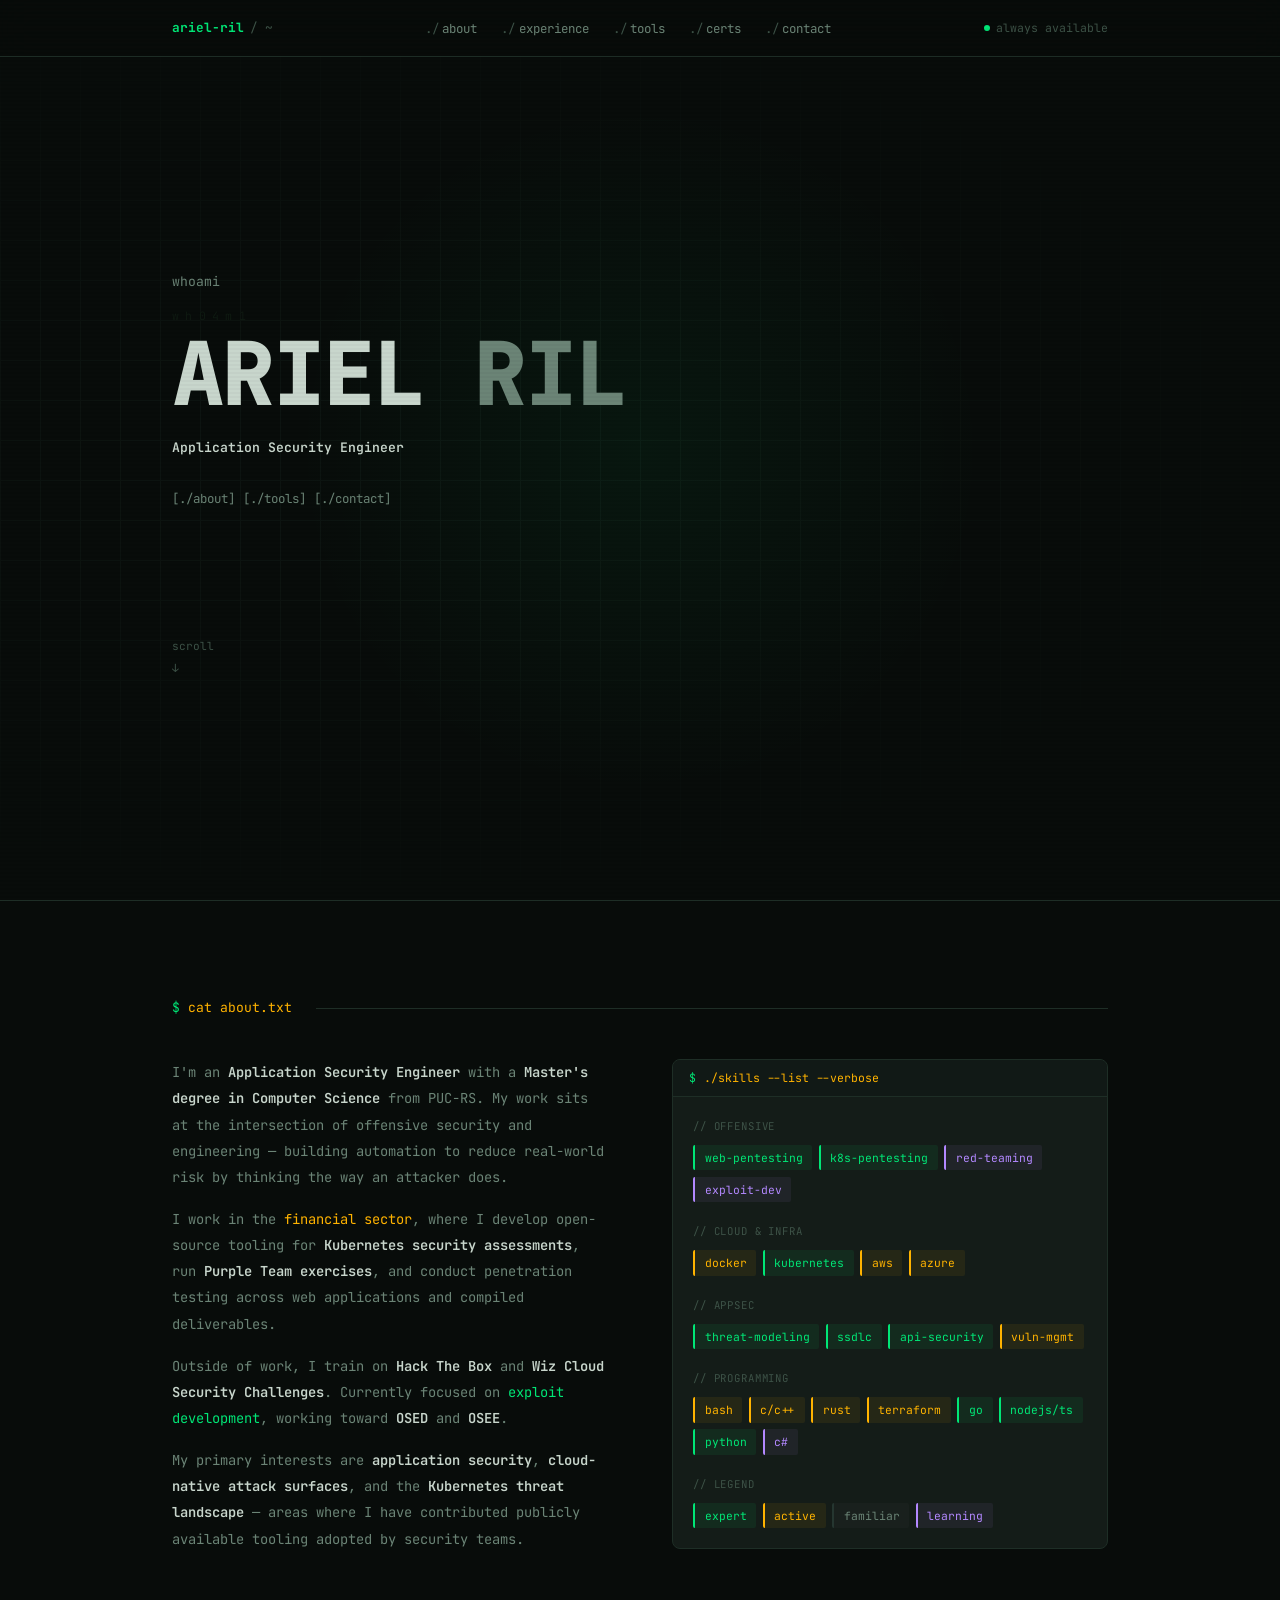
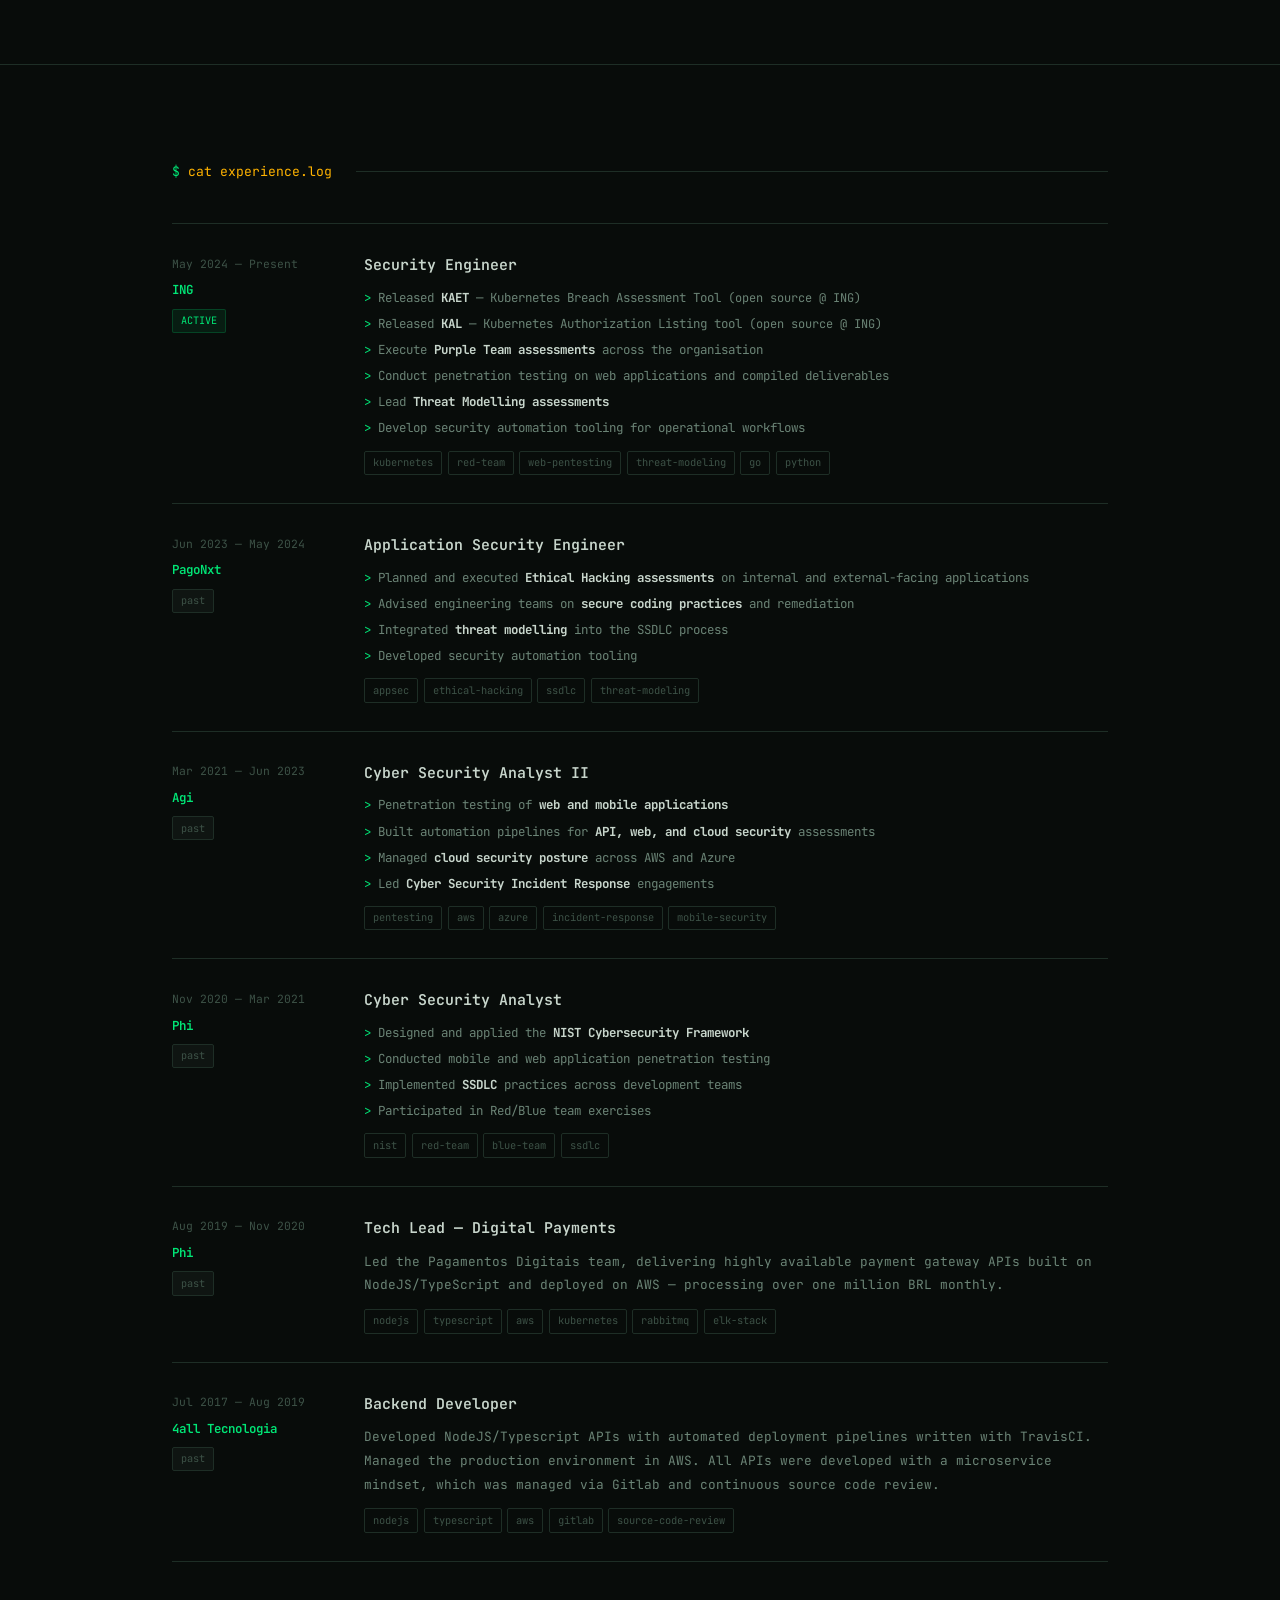
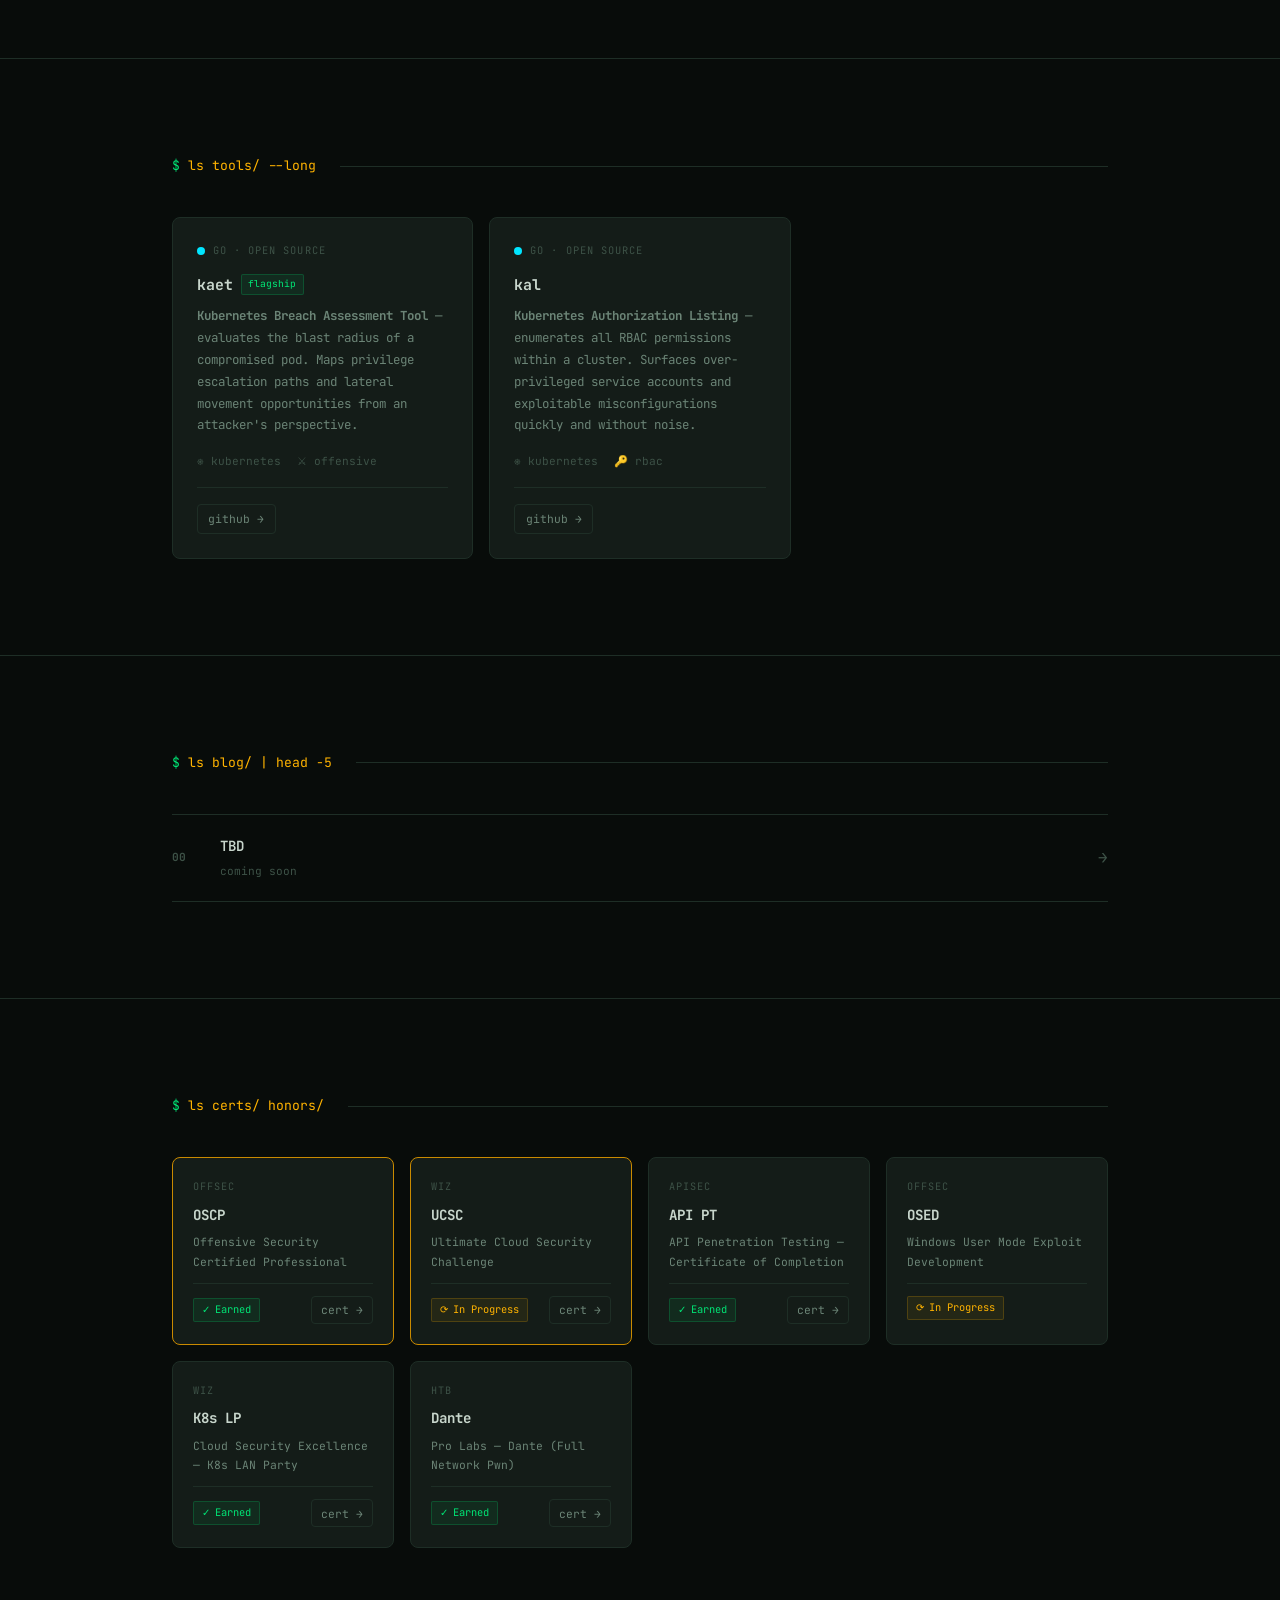
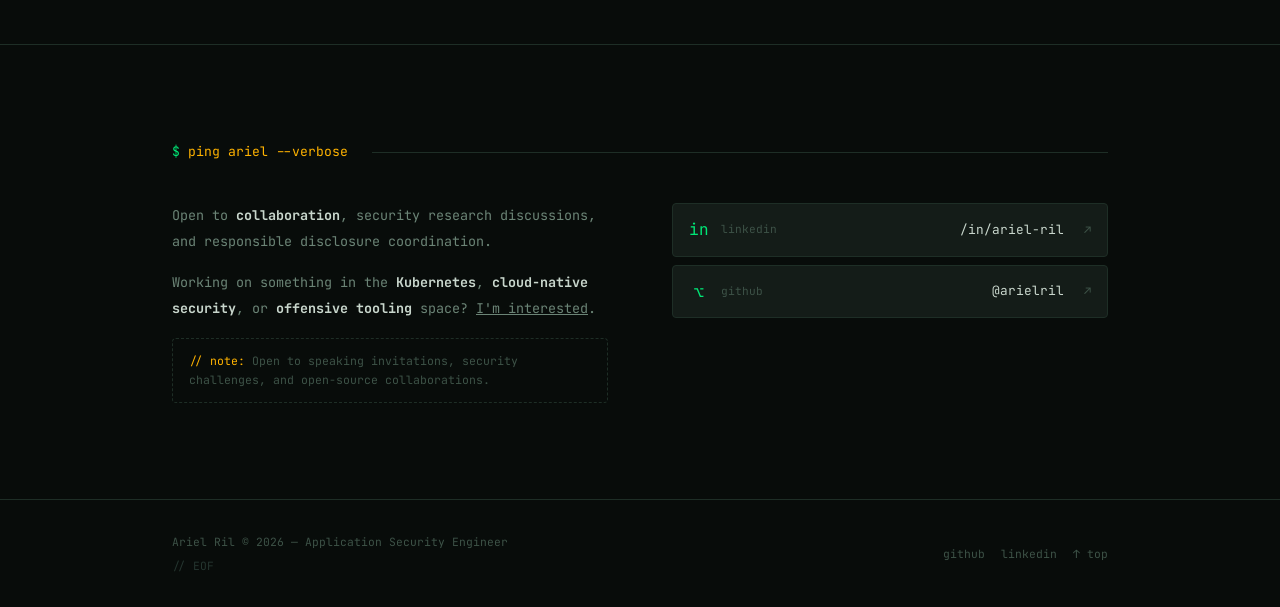
<file: docs/index.html>
<!DOCTYPE html>
<html lang="en">

<head>
  <meta charset="UTF-8" />
  <meta name="viewport" content="width=device-width, initial-scale=1.0" />
  <title>Ariel Ril — Application Security Engineer</title>
  <meta name="description"
    content="Application Security Engineer specializing in Kubernetes security, penetration testing, and offensive tooling" />
  <meta name="author" content="Ariel Ril" />
  <meta property="og:title" content="Ariel Ril — Application Security Engineer" />
  <meta property="og:description"
    content="Application Security Engineer specializing in Kubernetes security, penetration testing, and offensive tooling" />
  <meta property="og:type" content="website" />
  <link rel="stylesheet" href="css/style.css" />
  <link rel="preconnect" href="https://fonts.googleapis.com" />
  <link rel="preconnect" href="https://fonts.gstatic.com" crossorigin />
  <link href="https://fonts.googleapis.com/css2?family=JetBrains+Mono:ital,wght@0,100..800;1,100..800&display=swap"
    rel="stylesheet" />
  <link rel="icon" type="image/svg+xml" href="assets/favicon.svg" />
</head>

<body>

  <!-- Navigation -->
  <nav>
    <div class="nav-inner">
      <div class="nav-brand">
        <span class="brand-name">ariel-ril</span>
        <span class="brand-sep">/</span>
        <span style="color:var(--text-muted)">~</span>
      </div>
      <ul class="nav-links">
        <li><a href="#about"><span class="nav-prefix">./</span>about</a></li>
        <li><a href="#experience"><span class="nav-prefix">./</span>experience</a></li>
        <li><a href="#tools"><span class="nav-prefix">./</span>tools</a></li>
        <li><a href="#certs"><span class="nav-prefix">./</span>certs</a></li>
        <li><a href="#contact"><span class="nav-prefix">./</span>contact</a></li>
      </ul>
      <div class="nav-status">
        <span class="dot"></span>
        <span>always available</span>
      </div>
      <div class="nav-toggle" aria-label="Toggle menu">
        <span></span><span></span><span></span>
      </div>
    </div>
  </nav>

  <!-- Hero -->
  <section id="hero">
    <div class="hero-bg-grid"></div>
    <div class="hero-glow"></div>

    <div class="hero-content">

      <!-- Raw prompt sequence, no terminal box -->
      <div class="hero-prompt-area" id="prompt-output"></div>

      <!-- Identity block -->
      <div class="hero-identity fade-in visible">

        <div class="name-block">
          <span class="name-alias" aria-hidden="true">wh04m1</span>
          <h1 class="name-main">ARIEL<span class="name-ril"> RIL</span></h1>
        </div>

        <div class="hero-sub">
          <span class="hero-role">Application Security Engineer</span>
        </div>

        <div class="hero-links">
          <a href="#about" class="hero-link">[./about]</a>
          <a href="#tools" class="hero-link">[./tools]</a>
          <a href="#contact" class="hero-link">[./contact]</a>
        </div>

      </div>

      <div class="hero-scroll">
        <span>scroll</span>
        <span class="scroll-arrow">↓</span>
      </div>

    </div>
  </section>

  <!-- About -->
  <section id="about">
    <div class="container">
      <div class="section-cmd fade-in">
        <span class="prompt-char">$</span>
        <span class="cmd-text">cat about.txt</span>
      </div>

      <div class="about-grid">
        <div class="about-text fade-in">
          <p>
            I'm an <strong class="hl-amber">Application Security Engineer</strong> with a
            <strong>Master's degree in Computer Science</strong> from PUC-RS. My work sits at the intersection
            of offensive security and engineering — building automation to reduce real-world risk by
            thinking the way an attacker does.
          </p>
          <p>
            I work in the <span class="hl-amber">financial sector</span>, where I develop open-source tooling for
            <strong>Kubernetes security assessments</strong>, run
            <strong>Purple Team exercises</strong>, and conduct penetration testing across
            web applications and compiled deliverables.
          </p>
          <p>
            Outside of work, I train on <strong>Hack The Box</strong> and
            <strong>Wiz Cloud Security Challenges</strong>. Currently focused on
            <span class="hl-green">exploit development</span>, working toward
            <strong>OSED</strong> and <strong>OSEE</strong>.
          </p>
          <p>
            My primary interests are <strong>application security</strong>,
            <strong>cloud-native attack surfaces</strong>, and the
            <strong>Kubernetes threat landscape</strong> — areas where I have contributed
            publicly available tooling adopted by security teams.
          </p>

        </div>

        <div class="skills-panel fade-in" style="transition-delay:0.2s">
          <div class="skills-panel-header">
            <span class="sh-prompt">$</span>
            <span class="sh-cmd">./skills --list --verbose</span>
          </div>
          <div class="skills-body">
            <div class="skill-category">
              <div class="skill-cat-label">offensive</div>
              <div class="skill-tags">
                <span class="skill-tag expert">web-pentesting</span>
                <span class="skill-tag expert">k8s-pentesting</span>
                <span class="skill-tag learning">red-teaming</span>
                <span class="skill-tag learning">exploit-dev</span>
              </div>
            </div>
            <div class="skill-category">
              <div class="skill-cat-label">cloud &amp; infra</div>
              <div class="skill-tags">
                <span class="skill-tag active">docker</span>
                <span class="skill-tag expert">kubernetes</span>
                <span class="skill-tag active">aws</span>
                <span class="skill-tag active">azure</span>
              </div>
            </div>
            <div class="skill-category">
              <div class="skill-cat-label">appsec</div>
              <div class="skill-tags">
                <span class="skill-tag expert">threat-modeling</span>
                <span class="skill-tag expert">ssdlc</span>
                <span class="skill-tag expert">api-security</span>
                <span class="skill-tag active">vuln-mgmt</span>
              </div>
            </div>
            <div class="skill-category">
              <div class="skill-cat-label">programming</div>
              <div class="skill-tags">
                <span class="skill-tag active">bash</span>
                <span class="skill-tag active">c/c++</span>
                <span class="skill-tag active">rust</span>
                <span class="skill-tag active">terraform</span>
                <span class="skill-tag expert">go</span>
                <span class="skill-tag expert">nodejs/ts</span>
                <span class="skill-tag expert">python</span>
                <span class="skill-tag learning">c#</span>
              </div>
            </div>
            <div class="skill-category" style="margin-bottom:0">
              <div class="skill-cat-label">legend</div>
              <div class="skill-tags">
                <span class="skill-tag expert">expert</span>
                <span class="skill-tag active">active</span>
                <span class="skill-tag familiar">familiar</span>
                <span class="skill-tag learning">learning</span>
              </div>
            </div>
          </div>
        </div>
      </div>
    </div>
  </section>

  <!-- Experience -->
  <section id="experience">
    <div class="container">
      <div class="section-cmd fade-in">
        <span class="prompt-char">$</span>
        <span class="cmd-text">cat experience.log</span>
      </div>

      <div class="exp-list">

        <div class="exp-item fade-in">
          <div class="exp-meta">
            <div class="exp-date">May 2024 — Present</div>
            <div class="exp-company">ING</div>
            <div class="exp-badge">ACTIVE</div>
          </div>
          <div class="exp-content">
            <div class="exp-title">Security Engineer</div>
            <ul class="exp-bullets">
              <li>Released <strong>KAET</strong> — Kubernetes Breach Assessment Tool <a
                  href="https://ing-bank.github.io/kaet/" target="_blank" rel="noopener">(open source @ ING)</a></li>
              <li>Released <strong>KAL</strong> — Kubernetes Authorization Listing tool <a
                  href="https://github.com/ing-bank/kal" target="_blank" rel="noopener">(open source @ ING)</a></li>
              <li>Execute <strong>Purple Team assessments</strong> across the organisation</li>
              <li>Conduct penetration testing on web applications and compiled deliverables</li>
              <li>Lead <strong>Threat Modelling assessments</strong></li>
              <li>Develop security automation tooling for operational workflows</li>
            </ul>
            <div class="exp-tags">
              <span class="exp-tag">kubernetes</span>
              <span class="exp-tag">red-team</span>
              <span class="exp-tag">web-pentesting</span>
              <span class="exp-tag">threat-modeling</span>
              <span class="exp-tag">go</span>
              <span class="exp-tag">python</span>
            </div>
          </div>
        </div>

        <div class="exp-item fade-in">
          <div class="exp-meta">
            <div class="exp-date">Jun 2023 — May 2024</div>
            <div class="exp-company">PagoNxt</div>
            <div class="exp-badge past">past</div>
          </div>
          <div class="exp-content">
            <div class="exp-title">Application Security Engineer</div>
            <ul class="exp-bullets">
              <li>Planned and executed <strong>Ethical Hacking assessments</strong> on internal and external-facing
                applications</li>
              <li>Advised engineering teams on <strong>secure coding practices</strong> and remediation</li>
              <li>Integrated <strong>threat modelling</strong> into the SSDLC process</li>
              <li>Developed security automation tooling</li>
            </ul>
            <div class="exp-tags">
              <span class="exp-tag">appsec</span>
              <span class="exp-tag">ethical-hacking</span>
              <span class="exp-tag">ssdlc</span>
              <span class="exp-tag">threat-modeling</span>
            </div>
          </div>
        </div>

        <div class="exp-item fade-in">
          <div class="exp-meta">
            <div class="exp-date">Mar 2021 — Jun 2023</div>
            <div class="exp-company">Agi</div>
            <div class="exp-badge past">past</div>
          </div>
          <div class="exp-content">
            <div class="exp-title">Cyber Security Analyst II</div>
            <ul class="exp-bullets">
              <li>Penetration testing of <strong>web and mobile applications</strong></li>
              <li>Built automation pipelines for <strong>API, web, and cloud security</strong> assessments</li>
              <li>Managed <strong>cloud security posture</strong> across AWS and Azure</li>
              <li>Led <strong>Cyber Security Incident Response</strong> engagements</li>
            </ul>
            <div class="exp-tags">
              <span class="exp-tag">pentesting</span>
              <span class="exp-tag">aws</span>
              <span class="exp-tag">azure</span>
              <span class="exp-tag">incident-response</span>
              <span class="exp-tag">mobile-security</span>
            </div>
          </div>
        </div>

        <div class="exp-item fade-in">
          <div class="exp-meta">
            <div class="exp-date">Nov 2020 — Mar 2021</div>
            <div class="exp-company">Phi</div>
            <div class="exp-badge past">past</div>
          </div>
          <div class="exp-content">
            <div class="exp-title">Cyber Security Analyst</div>
            <ul class="exp-bullets">
              <li>Designed and applied the <strong>NIST Cybersecurity Framework</strong></li>
              <li>Conducted mobile and web application penetration testing</li>
              <li>Implemented <strong>SSDLC</strong> practices across development teams</li>
              <li>Participated in Red/Blue team exercises</li>
            </ul>
            <div class="exp-tags">
              <span class="exp-tag">nist</span>
              <span class="exp-tag">red-team</span>
              <span class="exp-tag">blue-team</span>
              <span class="exp-tag">ssdlc</span>
            </div>
          </div>
        </div>

        <div class="exp-item fade-in">
          <div class="exp-meta">
            <div class="exp-date">Aug 2019 — Nov 2020</div>
            <div class="exp-company">Phi</div>
            <div class="exp-badge past">past</div>
          </div>
          <div class="exp-content">
            <div class="exp-title">Tech Lead — Digital Payments</div>
            <div class="exp-desc">
              Led the Pagamentos Digitais team, delivering highly available payment gateway APIs
              built on NodeJS/TypeScript and deployed on AWS — processing over one million BRL monthly.
            </div>
            <div class="exp-tags">
              <span class="exp-tag">nodejs</span>
              <span class="exp-tag">typescript</span>
              <span class="exp-tag">aws</span>
              <span class="exp-tag">kubernetes</span>
              <span class="exp-tag">rabbitmq</span>
              <span class="exp-tag">elk-stack</span>
            </div>
          </div>
        </div>

        <div class="exp-item fade-in">
          <div class="exp-meta">
            <div class="exp-date">Jul 2017 — Aug 2019</div>
            <div class="exp-company">4all Tecnologia</div>
            <div class="exp-badge past">past</div>
          </div>
          <div class="exp-content">
            <div class="exp-title">Backend Developer</div>
            <div class="exp-desc">
              Developed NodeJS/Typescript APIs with automated deployment pipelines written with TravisCI. Managed the
              production environment in AWS. All APIs were developed with a microservice mindset, which was managed via
              Gitlab and continuous source code review.
            </div>
            <div class="exp-tags">
              <span class="exp-tag">nodejs</span>
              <span class="exp-tag">typescript</span>
              <span class="exp-tag">aws</span>
              <span class="exp-tag">gitlab</span>
              <span class="exp-tag">source-code-review</span>
            </div>
          </div>
        </div>

      </div>
    </div>
  </section>

  <!-- Tools -->
  <section id="tools">
    <div class="container">
      <div class="section-cmd fade-in">
        <span class="prompt-char">$</span>
        <span class="cmd-text">ls tools/ --long</span>
      </div>

      <div class="tools-grid">

        <div class="tool-card fade-in">
          <div class="tool-lang"><span class="lang-dot go"></span>Go · Open Source</div>
          <h3>kaet <span class="tool-badge">flagship</span></h3>
          <p>
            <strong>Kubernetes Breach Assessment Tool</strong> — evaluates the blast radius of
            a compromised pod. Maps privilege escalation paths and lateral movement opportunities
            from an attacker's perspective.
          </p>
          <div class="tool-stats">
            <span>⎈ kubernetes</span>
            <span>⚔ offensive</span>
          </div>
          <div class="tool-footer">
            <a href="https://github.com/ing-bank/kaet" class="tool-link" target="_blank" rel="noopener">github →</a>
            <!-- <a href="blog/posts/blog-post.html" class="tool-link">writeup →</a> -->
          </div>
        </div>

        <div class="tool-card fade-in" style="transition-delay:0.1s">
          <div class="tool-lang"><span class="lang-dot go"></span>Go · Open Source</div>
          <h3>kal</h3>
          <p>
            <strong>Kubernetes Authorization Listing</strong> — enumerates all RBAC permissions
            within a cluster. Surfaces over-privileged service accounts and exploitable
            misconfigurations quickly and without noise.
          </p>
          <div class="tool-stats">
            <span>⎈ kubernetes</span>
            <span>🔑 rbac</span>
          </div>
          <div class="tool-footer">
            <a href="https://github.com/ing-bank/kal" class="tool-link" target="_blank" rel="noopener">github →</a>
          </div>
        </div>

      </div>
    </div>
  </section>

  <!-- Blog -->
  <section id="blog">
    <div class="container">
      <div class="section-cmd fade-in">
        <span class="prompt-char">$</span>
        <span class="cmd-text">ls blog/ | head -5</span>
      </div>

      <div class="blog-grid fade-in">
        <a href="#" class="blog-item">
          <div class="bi-num">00</div>
          <div class="bi-content">
            <div class="bi-title">TBD</div>
            <div class="bi-meta">coming soon</div>
          </div>
          <div class="bi-arrow">→</div>
        </a>
      </div>

      <!-- UNCOMMENT AFTER ADDED SOME PAGES IN THE BLOG :) -->
      <!-- <div class="blog-more fade-in">
        <a href="blog/index.html" class="btn btn-secondary">$ ls blog/ --all →</a>
      </div> -->
    </div>
  </section>

  <!-- Certs -->
  <section id="certs">
    <div class="container">
      <div class="section-cmd fade-in">
        <span class="prompt-char">$</span>
        <span class="cmd-text">ls certs/ honors/</span>
      </div>

      <div class="certs-grid">

        <div class="cert-card highlight fade-in">
          <div class="cert-org">OffSec</div>
          <div class="cert-name">OSCP</div>
          <div class="cert-full">Offensive Security Certified Professional</div>
          <div class="cert-footer">
            <span class="cert-status earned">Earned</span>
            <a href="https://github.com/arielril/certifications/blob/7ebf42303c632b9a57f1259325179a390112d7c8/Offensive_Security_Certified_Professional__OSCP.pdf"
              class="cert-link" target="_blank" rel="noopener">cert →</a>
          </div>
        </div>

        <div class="cert-card highlight fade-in" style="transition-delay:0.15s">
          <div class="cert-org">Wiz</div>
          <div class="cert-name">UCSC</div>
          <div class="cert-full">Ultimate Cloud Security Challenge</div>
          <div class="cert-footer">
            <span class="cert-status in-progress">In Progress</span>
            <a href="https://github.com/arielril/certifications/blob/1e7f41670504bb2616babc0740df28cfb4aebf98/wiz-ultimate-cloud-security-challenge.png"
              class="cert-link" target="_blank" rel="noopener">cert →</a>
          </div>
        </div>

        <div class="cert-card fade-in" style="transition-delay:0.05s">
          <div class="cert-org">APIsec</div>
          <div class="cert-name">API PT</div>
          <div class="cert-full">API Penetration Testing — Certificate of Completion</div>
          <div class="cert-footer">
            <span class="cert-status earned">Earned</span>
            <a href="https://github.com/arielril/certifications/blob/7ebf42303c632b9a57f1259325179a390112d7c8/APIPenetrationTesting-CertificateofCompletion_Badge20221227-32-ktnngv.pdf"
              class="cert-link" target="_blank" rel="noopener">cert →</a>
          </div>
        </div>

        <div class="cert-card fade-in" style="transition-delay:0.1s">
          <div class="cert-org">OffSec</div>
          <div class="cert-name">OSED</div>
          <div class="cert-full">Windows User Mode Exploit Development</div>
          <div class="cert-footer">
            <span class="cert-status in-progress">In Progress</span>
          </div>
        </div>

        <div class="cert-card fade-in" style="transition-delay:0.15s">
          <div class="cert-org">Wiz</div>
          <div class="cert-name">K8s LP</div>
          <div class="cert-full">Cloud Security Excellence — K8s LAN Party</div>
          <div class="cert-footer">
            <span class="cert-status earned">Earned</span>
            <a href="https://github.com/arielril/certifications/blob/7ebf42303c632b9a57f1259325179a390112d7c8/kube-party-certificate.png"
              class="cert-link" target="_blank" rel="noopener">cert →</a>
          </div>
        </div>

        <div class="cert-card fade-in" style="transition-delay:0.2s">
          <div class="cert-org">HTB</div>
          <div class="cert-name">Dante</div>
          <div class="cert-full">Pro Labs — Dante (Full Network Pwn)</div>
          <div class="cert-footer">
            <span class="cert-status earned">Earned</span>
            <a href="https://github.com/arielril/certifications/blob/7ebf42303c632b9a57f1259325179a390112d7c8/Dante.pdf"
              class="cert-link" target="_blank" rel="noopener">cert →</a>
          </div>
        </div>

      </div>
    </div>
  </section>

  <!-- Contact -->
  <section id="contact">
    <div class="container">
      <div class="section-cmd fade-in">
        <span class="prompt-char">$</span>
        <span class="cmd-text">ping ariel --verbose</span>
      </div>

      <div class="contact-layout">
        <div class="contact-text fade-in">
          <p>
            Open to <strong>collaboration</strong>, security research discussions,
            and responsible disclosure coordination.
          </p>
          <p>
            Working on something in the <strong>Kubernetes</strong>,
            <strong>cloud-native security</strong>, or <strong>offensive tooling</strong>
            space? <u>I'm interested</u>.
          </p>
          <div class="contact-note">
            <span class="cn-label">// note:</span> Open to speaking invitations,
            security challenges, and open-source collaborations.
          </div>
        </div>

        <div class="contact-channels fade-in" style="transition-delay:0.2s">
          <a href="https://www.linkedin.com/in/ariel-ril" class="contact-channel" target="_blank" rel="noopener">
            <span class="ch-icon">in</span>
            <span class="ch-label">linkedin</span>
            <span class="ch-val">/in/ariel-ril</span>
            <span class="ch-arrow">↗</span>
          </a>
          <a href="https://github.com/arielril" class="contact-channel" target="_blank" rel="noopener">
            <span class="ch-icon">⌥</span>
            <span class="ch-label">github</span>
            <span class="ch-val">@arielril</span>
            <span class="ch-arrow">↗</span>
          </a>
        </div>
      </div>
    </div>
  </section>

  <!-- Footer -->
  <footer>
    <div class="footer-inner">
      <div class="footer-left">
        <span class="f-copy">Ariel Ril © 2026 — Application Security Engineer</span>
        <span class="f-eof">// EOF</span>
      </div>
      <div class="footer-right">
        <a href="https://github.com/arielril" target="_blank" rel="noopener">github</a>
        <a href="https://www.linkedin.com/in/ariel-ril" target="_blank" rel="noopener">linkedin</a>
        <a href="#hero">↑ top</a>
      </div>
    </div>
  </footer>

  <script src="js/main.js"></script>
</body>

</html>
</file>
<file: docs/css/style.css>
/* =============================================
   ARIEL RIL — Personal Site  v2
   Theme: Terminal / Minimal / Professional
============================================= */

@import url('https://fonts.googleapis.com/css2?family=JetBrains+Mono:ital,wght@0,100..800;1,100..800&display=swap');

/* ─── Variables ─── */
:root {
  --bg:         #080c0a;
  --bg-2:       #0d1210;
  --bg-3:       #111916;
  --surface:    #141c18;
  --border:     #1e2e26;
  --border-2:   #253630;
  --green:      #00e676;
  --green-dim:  #00b85a;
  --green-dark: #003d1a;
  --amber:      #ffb300;
  --amber-dim:  #c98a00;
  --red:        #ff3d57;
  --cyan:       #00e5ff;
  --purple:     #b388ff;
  --text:       #c8d6cc;
  --text-dim:   #6b8476;
  --text-muted: #3d5247;
  --font:       'JetBrains Mono', monospace;
  --radius:     4px;
  --radius-lg:  8px;
  --ease:       0.2s ease;
}

/* ─── Reset ─── */
*, *::before, *::after { box-sizing: border-box; margin: 0; padding: 0; }
html { scroll-behavior: smooth; font-size: 16px; }
body {
  font-family: var(--font);
  background: var(--bg);
  color: var(--text);
  line-height: 1.7;
  min-height: 100vh;
  overflow-x: hidden;
}

/* ─── Scrollbar ─── */
::-webkit-scrollbar { width: 4px; }
::-webkit-scrollbar-track { background: var(--bg); }
::-webkit-scrollbar-thumb { background: var(--border-2); border-radius: 2px; }
::-webkit-scrollbar-thumb:hover { background: var(--green-dim); }

/* ─── Selection ─── */
::selection { background: var(--green-dark); color: var(--green); }

/* ─── Base typography ─── */
a { color: var(--green); text-decoration: none; transition: color var(--ease); }
a:hover { color: var(--amber); }
h1, h2, h3, h4 { font-weight: 700; }

/* ─── Scanlines ─── */
body::before {
  content: '';
  position: fixed;
  inset: 0;
  background: repeating-linear-gradient(0deg, transparent, transparent 2px, rgba(0,0,0,0.025) 2px, rgba(0,0,0,0.025) 4px);
  pointer-events: none;
  z-index: 9000;
}

/* ─── Section header command line ─── */
.section-cmd {
  font-size: 0.82rem;
  color: var(--text-dim);
  margin-bottom: 2.5rem;
  display: flex;
  align-items: center;
  gap: 0.5rem;
}
.section-cmd .prompt-char { color: var(--green); }
.section-cmd .cmd-text { color: var(--amber); }
.section-cmd::after {
  content: '';
  flex: 1;
  height: 1px;
  background: var(--border);
  margin-left: 1rem;
}

/* ─── Layout ─── */
.container { max-width: 1000px; margin: 0 auto; padding: 0 2rem; }
section { padding: 6rem 0; }

/* ─── Navigation ─── */
nav {
  position: fixed;
  top: 0; left: 0; right: 0;
  z-index: 1000;
  background: rgba(8,12,10,0.88);
  backdrop-filter: blur(16px);
  border-bottom: 1px solid var(--border);
  padding: 0.75rem 0;
}
.nav-inner {
  max-width: 1000px;
  margin: 0 auto;
  padding: 0 2rem;
  display: flex;
  align-items: center;
  justify-content: space-between;
}
.nav-brand { font-size: 0.8rem; color: var(--text-dim); display: flex; align-items: center; gap: 0.4rem; }
.nav-brand .brand-name { color: var(--green); font-weight: 700; }
.nav-brand .brand-sep { color: var(--text-muted); }

.nav-links { display: flex; list-style: none; gap: 0; font-size: 0.78rem; }
.nav-links li a {
  color: var(--text-dim);
  padding: 0.35rem 0.75rem;
  border-radius: var(--radius);
  transition: all var(--ease);
  display: flex;
  align-items: center;
  gap: 0.2rem;
}
.nav-links li a .nav-prefix { color: var(--text-muted); }
.nav-links li a:hover { color: var(--green); background: rgba(0,230,118,0.06); }
.nav-links li a:hover .nav-prefix { color: var(--green-dim); }
.nav-links li a.active { color: var(--green); }

.nav-status { font-size: 0.72rem; color: var(--text-muted); display: flex; align-items: center; gap: 0.4rem; }
.nav-status .dot {
  width: 6px; height: 6px;
  border-radius: 50%;
  background: var(--green);
  animation: pulse 2s infinite;
}
@keyframes pulse {
  0%, 100% { opacity: 1; box-shadow: 0 0 0 0 rgba(0,230,118,0.4); }
  50%       { opacity: 0.6; box-shadow: 0 0 0 4px rgba(0,230,118,0); }
}

.nav-toggle { display: none; flex-direction: column; gap: 4px; cursor: pointer; padding: 4px; }
.nav-toggle span { width: 20px; height: 2px; background: var(--text-dim); transition: all var(--ease); }

/* ─── Hero ─── */
#hero {
  min-height: 100vh;
  display: flex;
  align-items: center;
  padding: 0;
  position: relative;
  overflow: hidden;
}

.hero-bg-grid {
  position: absolute;
  inset: 0;
  background-image:
    linear-gradient(var(--border) 1px, transparent 1px),
    linear-gradient(90deg, var(--border) 1px, transparent 1px);
  background-size: 40px 40px;
  opacity: 0.25;
  mask-image: radial-gradient(ellipse at 30% 50%, black 20%, transparent 75%);
}

.hero-glow {
  position: absolute;
  width: 700px; height: 700px;
  border-radius: 50%;
  background: radial-gradient(circle, rgba(0,230,118,0.05) 0%, transparent 70%);
  top: 50%; left: 50%;
  transform: translate(-50%, -50%);
  pointer-events: none;
}

.hero-content {
  position: relative;
  z-index: 1;
  width: 100%;
  max-width: 1000px;
  margin: 0 auto;
  padding: 7rem 2rem 4rem;
}

/* ─── Prompt area (no box, raw prompts) ─── */
.hero-prompt-area {
  font-size: 0.82rem;
  color: var(--text-dim);
  margin-bottom: .5rem;
  min-height: 2rem;
  line-height: 1.85;
}

.p-line { display: flex; gap: 0.5rem; }
.p-sym  { color: var(--green); user-select: none; }
.p-cmd  { color: var(--text-dim); }
.p-out  { color: var(--text-muted); display: block; padding-left: 1.4rem; }
.p-out.ok   { color: var(--green); }
.p-out.info { color: var(--text-dim); }

.p-cursor {
  display: inline-block;
  width: 7px; height: 1em;
  background: var(--green);
  vertical-align: text-bottom;
  animation: blink 1s step-end infinite;
  margin-left: 1px;
}
@keyframes blink { 0%, 100% { opacity: 1; } 50% { opacity: 0; } }

/* ─── Identity block ─── */
.hero-identity {
  margin-bottom: 3rem;
}

/* Name block */
.name-block {
  position: relative;
  margin-bottom: 1.25rem;
  line-height: 1;
}

/* Hidden alias — colour nearly identical to bg, only findable on close inspection */
.name-alias {
  display: block;
  font-size: 0.72rem;
  letter-spacing: 0.55em;
  color: #0f1a12;           /* ~5 steps above #080c0a — invisible unless you look */
  text-transform: lowercase;
  margin-bottom: 0.5rem;
  user-select: none;
  transition: color 1.2s ease;
}
/* Barely reveals on hover of the block */
.hero-identity:hover .name-alias {
  color: #182b1e;
}

.name-main {
  font-size: clamp(3rem, 8vw, 5.5rem);
  font-weight: 800;
  letter-spacing: -0.03em;
  color: var(--text);
  line-height: 1;
}

/* "RIL" fades slightly — creates subtle two-tone effect without being loud */
.name-ril {
  color: var(--text-dim);
  transition: color 0.4s ease;
}
.hero-identity:hover .name-ril { color: var(--text); }

/* Subtitle row */
.hero-sub {
  font-size: 0.82rem;
  color: var(--text-dim);
  display: flex;
  align-items: center;
  gap: 0.6rem;
  flex-wrap: wrap;
  margin-bottom: 1.75rem;
}
.hero-role { color: var(--text); font-weight: 600; }
.hero-sep  { color: var(--text-muted); }
.hero-employer { color: var(--amber); }
.hero-employer:hover { color: var(--amber-dim); }
.hero-location { color: var(--text-muted); }

/* Link row */
.hero-links {
  display: flex;
  gap: 0.5rem;
  flex-wrap: wrap;
}
.hero-link {
  font-size: 0.78rem;
  color: var(--text-dim);
  transition: color var(--ease);
}
.hero-link:hover { color: var(--green); }

/* Scroll hint */
.hero-scroll {
  margin-top: 8rem;
  font-size: 0.7rem;
  color: var(--text-muted);
  display: flex;
  flex-direction: column;
  align-items: flex-start;
  gap: 0.2rem;
}
.scroll-arrow {
  animation: bounce 2s ease-in-out infinite;
}
@keyframes bounce { 0%, 100% { transform: translateY(0); } 50% { transform: translateY(4px); } }

/* ─── Buttons ─── */
.btn {
  font-family: var(--font);
  font-size: 0.78rem;
  padding: 0.6rem 1.25rem;
  border-radius: var(--radius);
  border: 1px solid;
  cursor: pointer;
  transition: all var(--ease);
  text-decoration: none;
  display: inline-flex;
  align-items: center;
  gap: 0.4rem;
}
.btn-primary {
  background: rgba(0,230,118,0.08);
  border-color: var(--green);
  color: var(--green);
}
.btn-primary:hover {
  background: rgba(0,230,118,0.14);
  color: var(--green);
  box-shadow: 0 0 16px rgba(0,230,118,0.1);
}
.btn-secondary {
  background: transparent;
  border-color: var(--border-2);
  color: var(--text-dim);
}
.btn-secondary:hover { border-color: var(--text-dim); color: var(--text); }

/* ─── About ─── */
#about { border-top: 1px solid var(--border); }

.about-grid {
  display: grid;
  grid-template-columns: 1fr 1fr;
  gap: 4rem;
  align-items: start;
}

.about-text p {
  font-size: 0.86rem;
  color: var(--text-dim);
  margin-bottom: 1rem;
  line-height: 1.9;
}
.about-text p strong { color: var(--text); font-weight: 600; }
.hl-green { color: var(--green); }
.hl-amber { color: var(--amber); }

.about-links { margin-top: 1.5rem; display: flex; gap: 0.75rem; flex-wrap: wrap; }
.link-badge {
  font-size: 0.72rem;
  padding: 0.3rem 0.7rem;
  border: 1px solid var(--border-2);
  border-radius: var(--radius);
  color: var(--text-dim);
  display: flex;
  align-items: center;
  gap: 0.35rem;
  transition: all var(--ease);
}
.link-badge:hover { border-color: var(--green); color: var(--green); background: rgba(0,230,118,0.04); }

/* Skills panel */
.skills-panel { background: var(--surface); border: 1px solid var(--border); border-radius: var(--radius-lg); overflow: hidden; }
.skills-panel-header {
  background: var(--bg-3);
  padding: 0.5rem 1rem;
  border-bottom: 1px solid var(--border);
  font-size: 0.72rem;
  color: var(--text-muted);
  display: flex;
  align-items: center;
  gap: 0.5rem;
}
.skills-panel-header .sh-prompt { color: var(--green); }
.skills-panel-header .sh-cmd   { color: var(--amber); }
.skills-body { padding: 1.25rem; }
.skill-category { margin-bottom: 1.25rem; }
.skill-category:last-child { margin-bottom: 0; }
.skill-cat-label {
  font-size: 0.67rem;
  color: var(--text-muted);
  margin-bottom: 0.6rem;
  text-transform: uppercase;
  letter-spacing: 0.08em;
}
.skill-cat-label::before { content: '// '; }
.skill-tags { display: flex; flex-wrap: wrap; gap: 0.4rem; }
.skill-tag { font-size: 0.71rem; padding: 0.2rem 0.6rem; border-radius: 2px; border-left: 2px solid; }
.skill-tag.expert  { border-color: var(--green);  background: rgba(0,230,118,0.07);   color: var(--green);  }
.skill-tag.active  { border-color: var(--amber);  background: rgba(255,179,0,0.07);   color: var(--amber);  }
.skill-tag.familiar{ border-color: var(--border-2); background: rgba(255,255,255,0.02); color: var(--text-dim); }
.skill-tag.learning{ border-color: var(--purple); background: rgba(179,136,255,0.07); color: var(--purple); }

/* ─── Experience ─── */
#experience { border-top: 1px solid var(--border); }
.exp-list { display: flex; flex-direction: column; }
.exp-item {
  display: grid;
  grid-template-columns: 160px 1fr;
  gap: 0 2rem;
  padding: 1.75rem 0;
  border-bottom: 1px solid var(--border);
}
.exp-item:first-child { border-top: 1px solid var(--border); }
.exp-meta { padding-top: 0.1rem; }
.exp-meta .exp-date    { font-size: 0.71rem; color: var(--text-muted); margin-bottom: 0.4rem; }
.exp-meta .exp-company { font-size: 0.78rem; color: var(--green); font-weight: 600; }
.exp-meta .exp-badge {
  margin-top: 0.5rem;
  display: inline-block;
  font-size: 0.64rem;
  padding: 0.15rem 0.5rem;
  border-radius: 2px;
  background: rgba(0,230,118,0.08);
  border: 1px solid rgba(0,230,118,0.2);
  color: var(--green);
}
.exp-meta .exp-badge.past { background: rgba(107,132,118,0.08); border-color: var(--border); color: var(--text-muted); }
.exp-content .exp-title { font-size: 0.93rem; color: var(--text); font-weight: 600; margin-bottom: 0.6rem; }
.exp-content .exp-desc  { font-size: 0.8rem; color: var(--text-dim); line-height: 1.85; margin-bottom: 0.75rem; }
.exp-bullets { list-style: none; font-size: 0.78rem; color: var(--text-dim); display: flex; flex-direction: column; gap: 0.3rem; margin-bottom: 0.75rem; }
.exp-bullets li::before { content: '> '; color: var(--green); }
.exp-bullets li strong  { color: var(--text); }
.exp-bullets li a       { color: var(--text-dim); font-size: 0.75rem; }
.exp-bullets li a:hover { color: var(--green); }
.exp-tags { display: flex; flex-wrap: wrap; gap: 0.35rem; }
.exp-tag { font-size: 0.65rem; padding: 0.15rem 0.5rem; border: 1px solid var(--border); border-radius: 2px; color: var(--text-muted); }

/* ─── Tools ─── */
#tools { border-top: 1px solid var(--border); }
.tools-grid { display: grid; grid-template-columns: repeat(auto-fill, minmax(280px, 1fr)); gap: 1rem; }
.tool-card {
  background: var(--surface);
  border: 1px solid var(--border);
  border-radius: var(--radius-lg);
  padding: 1.5rem;
  transition: all 0.3s ease;
  position: relative;
  overflow: hidden;
}
.tool-card::before {
  content: '';
  position: absolute;
  top: 0; left: 0; right: 0;
  height: 1px;
  background: linear-gradient(90deg, var(--green), transparent);
  opacity: 0;
  transition: opacity 0.3s;
}
.tool-card:hover { border-color: var(--border-2); transform: translateY(-2px); box-shadow: 0 8px 32px rgba(0,0,0,0.25); }
.tool-card:hover::before { opacity: 1; }
.tool-lang { font-size: 0.65rem; color: var(--text-muted); text-transform: uppercase; letter-spacing: 0.1em; margin-bottom: 0.75rem; display: flex; align-items: center; gap: 0.5rem; }
.lang-dot  { width: 8px; height: 8px; border-radius: 50%; background: var(--amber); }
.lang-dot.go     { background: var(--cyan); }
.lang-dot.python { background: var(--purple); }
.lang-dot.shell  { background: var(--green); }
.tool-card h3 { font-size: 0.93rem; color: var(--text); margin-bottom: 0.5rem; display: flex; align-items: center; gap: 0.5rem; }
.tool-badge { font-size: 0.6rem; padding: 0.1rem 0.4rem; background: rgba(0,230,118,0.08); border: 1px solid rgba(0,230,118,0.2); border-radius: 2px; color: var(--green); font-weight: 400; }
.tool-card p { font-size: 0.78rem; color: var(--text-dim); line-height: 1.75; margin-bottom: 1rem; }
.tool-stats { display: flex; gap: 1rem; font-size: 0.7rem; color: var(--text-muted); margin-bottom: 1rem; }
.tool-footer { display: flex; gap: 0.5rem; padding-top: 1rem; border-top: 1px solid var(--border); }
.tool-link { font-size: 0.71rem; color: var(--text-dim); border: 1px solid var(--border); padding: 0.25rem 0.65rem; border-radius: var(--radius); transition: all var(--ease); }
.tool-link:hover { color: var(--green); border-color: var(--green); background: rgba(0,230,118,0.04); }

/* ─── Blog ─── */
#blog { border-top: 1px solid var(--border); }
.blog-grid { display: flex; flex-direction: column; }
.blog-item {
  display: grid;
  grid-template-columns: auto 1fr auto;
  gap: 1.5rem;
  align-items: center;
  padding: 1.25rem 0;
  border-bottom: 1px solid var(--border);
  transition: all var(--ease);
  text-decoration: none;
}
.blog-item:first-child { border-top: 1px solid var(--border); }
.blog-item:hover .bi-title  { color: var(--green); }
.blog-item:hover .bi-arrow  { color: var(--green); transform: translateX(4px); }
.bi-num  { font-size: 0.7rem; color: var(--text-muted); min-width: 24px; font-weight: 700; }
.bi-tags { display: flex; gap: 0.4rem; margin-bottom: 0.3rem; }
.bi-tag  { font-size: 0.61rem; padding: 0.1rem 0.4rem; border: 1px solid var(--border); border-radius: 2px; color: var(--text-muted); text-transform: uppercase; letter-spacing: 0.06em; }
.bi-tag.featured { border-color: rgba(0,230,118,0.3); color: var(--green); }
.bi-title { font-size: 0.88rem; color: var(--text); font-weight: 600; transition: color var(--ease); margin-bottom: 0.2rem; }
.bi-meta  { font-size: 0.7rem; color: var(--text-muted); }
.bi-arrow { color: var(--text-muted); font-size: 1rem; transition: all var(--ease); }
.blog-more { margin-top: 1.5rem; text-align: right; font-size: 0.78rem; }

/* ─── Certs ─── */
#certs { border-top: 1px solid var(--border); }
.certs-grid { display: grid; grid-template-columns: repeat(auto-fill, minmax(200px, 1fr)); gap: 1rem; }
.cert-card {
  background: var(--surface);
  border: 1px solid var(--border);
  border-radius: var(--radius-lg);
  padding: 1.25rem;
  transition: all var(--ease);
}
.cert-card:hover { border-color: var(--border-2); transform: translateY(-1px); }
.cert-card.highlight { border-color: var(--amber-dim); }
.cert-org  { font-size: 0.64rem; color: var(--text-muted); text-transform: uppercase; letter-spacing: 0.1em; margin-bottom: 0.5rem; }
.cert-name { font-size: 0.88rem; color: var(--text); font-weight: 700; margin-bottom: 0.3rem; }
.cert-full { font-size: 0.71rem; color: var(--text-dim); margin-bottom: 0.75rem; }
.cert-footer { display: flex; align-items: center; gap: 0.5rem; padding-top: 0.75rem; border-top: 1px solid var(--border); }
.cert-status { font-size: 0.65rem; display: inline-flex; align-items: center; gap: 0.3rem; padding: 0.15rem 0.5rem; border-radius: 2px; }
.cert-status.earned      { background: rgba(0,230,118,0.07); border: 1px solid rgba(0,230,118,0.2); color: var(--green); }
.cert-status.in-progress { background: rgba(255,179,0,0.07); border: 1px solid rgba(255,179,0,0.2); color: var(--amber); }
.cert-status.earned::before      { content: '✓ '; }
.cert-status.in-progress::before { content: '⟳ '; }
.cert-link { font-size: 0.71rem; color: var(--text-dim); border: 1px solid var(--border); padding: 0.2rem 0.55rem; border-radius: var(--radius); transition: all var(--ease); margin-left: auto; }
.cert-link:hover { color: var(--green); border-color: var(--green); background: rgba(0,230,118,0.04); }

/* ─── Contact ─── */
#contact { border-top: 1px solid var(--border); }
.contact-layout { display: grid; grid-template-columns: 1fr 1fr; gap: 4rem; align-items: start; }
.contact-text p { font-size: 0.84rem; color: var(--text-dim); line-height: 1.9; margin-bottom: 1rem; }
.contact-text p strong { color: var(--text); }
.contact-channels { display: flex; flex-direction: column; gap: 0.5rem; }
.contact-channel {
  display: flex;
  align-items: center;
  gap: 0.75rem;
  padding: 0.75rem 1rem;
  background: var(--surface);
  border: 1px solid var(--border);
  border-radius: var(--radius);
  font-size: 0.8rem;
  color: var(--text-dim);
  transition: all var(--ease);
  text-decoration: none;
}
.contact-channel:hover { border-color: var(--green); color: var(--text); background: rgba(0,230,118,0.03); }
.ch-icon  { color: var(--green); font-size: 1rem; min-width: 20px; text-align: center; }
.ch-label { color: var(--text-muted); font-size: 0.7rem; margin-right: auto; }
.ch-val   { color: var(--text); }
.ch-arrow { color: var(--text-muted); margin-left: 0.5rem; font-size: 0.75rem; }
.contact-note { margin-top: 1rem; font-size: 0.72rem; color: var(--text-muted); padding: 0.75rem 1rem; border: 1px dashed var(--border); border-radius: var(--radius); line-height: 1.7; }
.contact-note .cn-label { color: var(--amber); }

/* ─── Footer ─── */
footer { border-top: 1px solid var(--border); padding: 2rem 0; font-size: 0.71rem; color: var(--text-muted); }
.footer-inner { max-width: 1000px; margin: 0 auto; padding: 0 2rem; display: flex; align-items: center; justify-content: space-between; flex-wrap: wrap; gap: 1rem; }
.footer-left  { display: flex; flex-direction: column; gap: 0.3rem; }
.footer-left .f-copy { color: var(--text-muted); }
.footer-left .f-eof  { color: var(--border-2); }
.footer-right { display: flex; gap: 1rem; }
.footer-right a { color: var(--text-muted); transition: color var(--ease); }
.footer-right a:hover { color: var(--green); }

/* ─── Fade-in ─── */
.fade-in { opacity: 0; transform: translateY(18px); transition: opacity 0.6s ease, transform 0.6s ease; }
.fade-in.visible { opacity: 1; transform: translateY(0); }

/* ─── Responsive ─── */
@media (max-width: 768px) {
  nav .nav-status { display: none; }
  .nav-links { display: none; }
  .nav-links.open {
    display: flex;
    flex-direction: column;
    position: absolute;
    top: 100%; left: 0; right: 0;
    background: var(--bg-2);
    border-bottom: 1px solid var(--border);
    padding: 1rem;
    gap: 0.25rem;
  }
  .nav-toggle { display: flex; }

  .about-grid    { grid-template-columns: 1fr; gap: 2rem; }
  .exp-item      { grid-template-columns: 1fr; gap: 0.5rem; }
  .exp-meta      { display: flex; gap: 1rem; align-items: center; flex-wrap: wrap; }
  .contact-layout{ grid-template-columns: 1fr; gap: 2rem; }
  .blog-item     { grid-template-columns: auto 1fr; }
  .bi-arrow      { display: none; }

  .name-main     { font-size: clamp(2.5rem, 12vw, 5rem); }
  .hero-prompt-area { min-height: auto; }
}

@media (max-width: 480px) {
  .certs-grid  { grid-template-columns: 1fr 1fr; }
  .tools-grid  { grid-template-columns: 1fr; }
  .hero-links  { flex-direction: column; gap: 0.3rem; }
}
</file>
